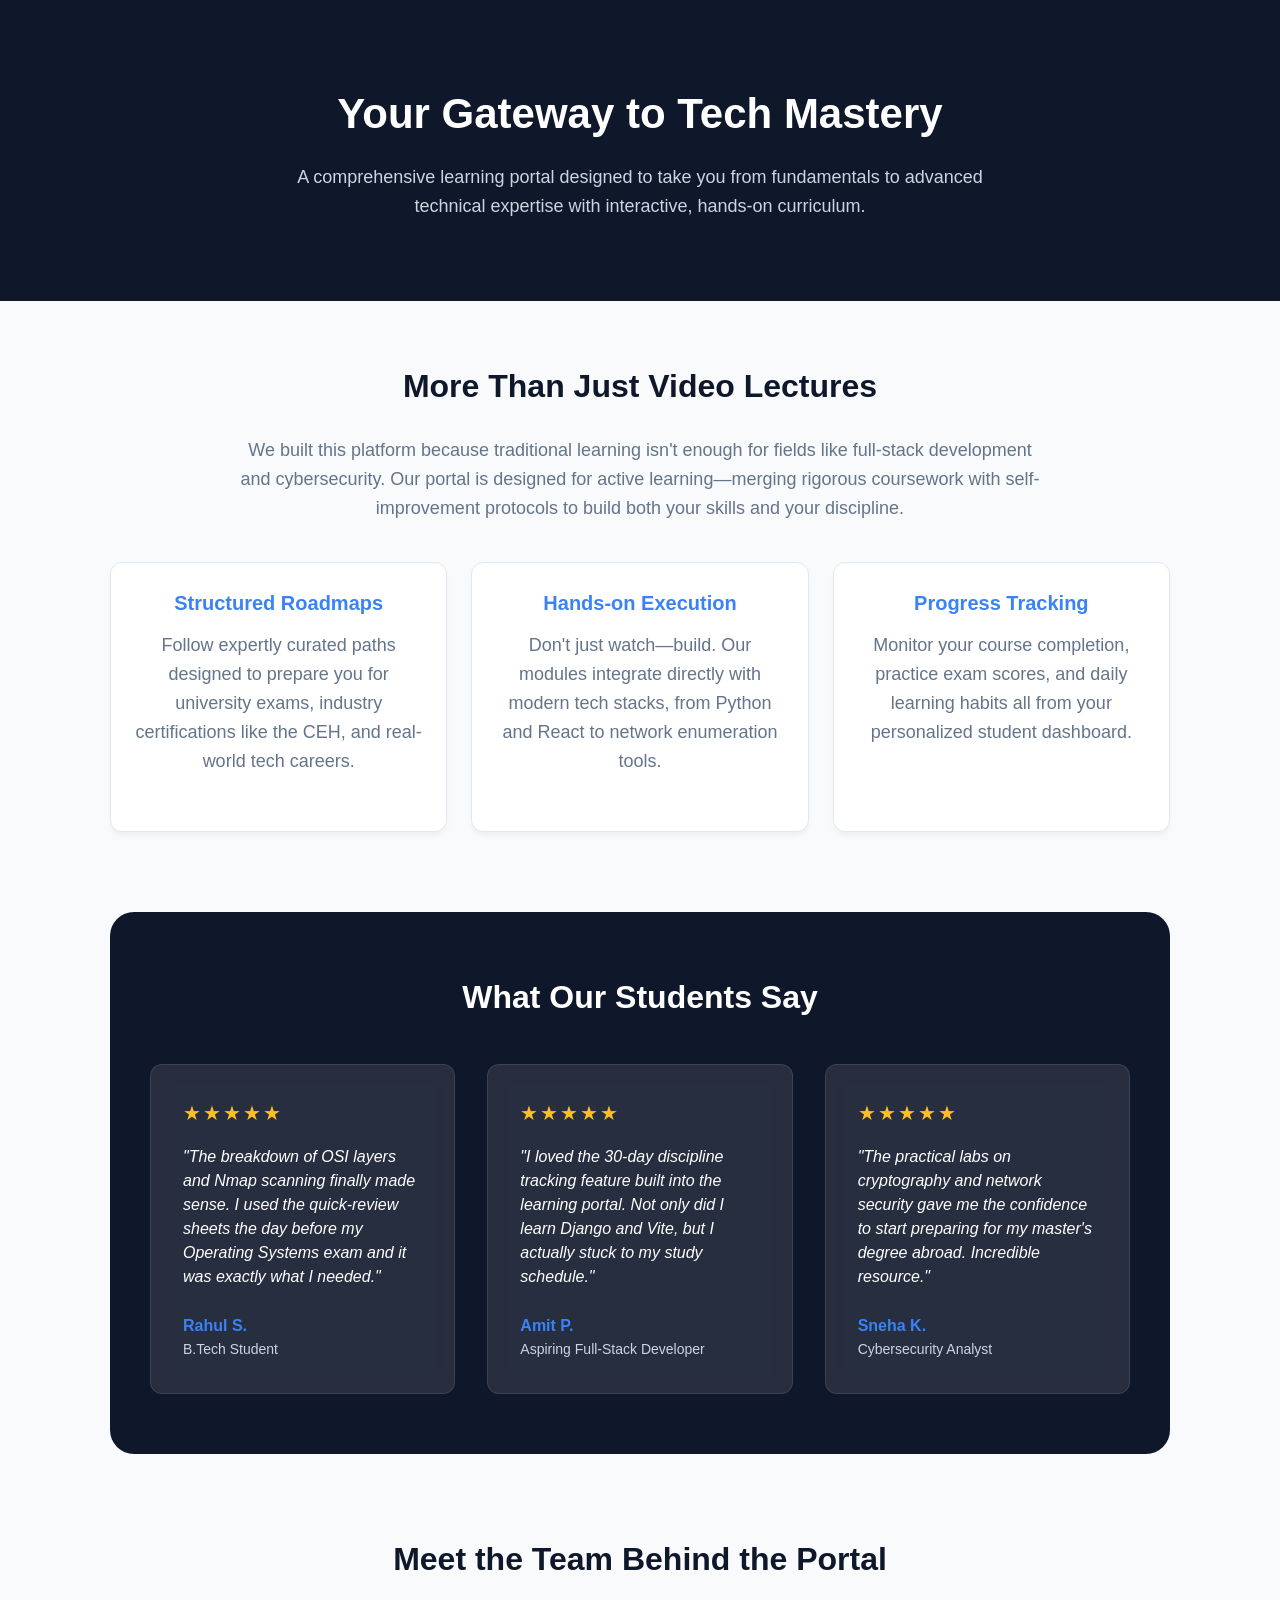
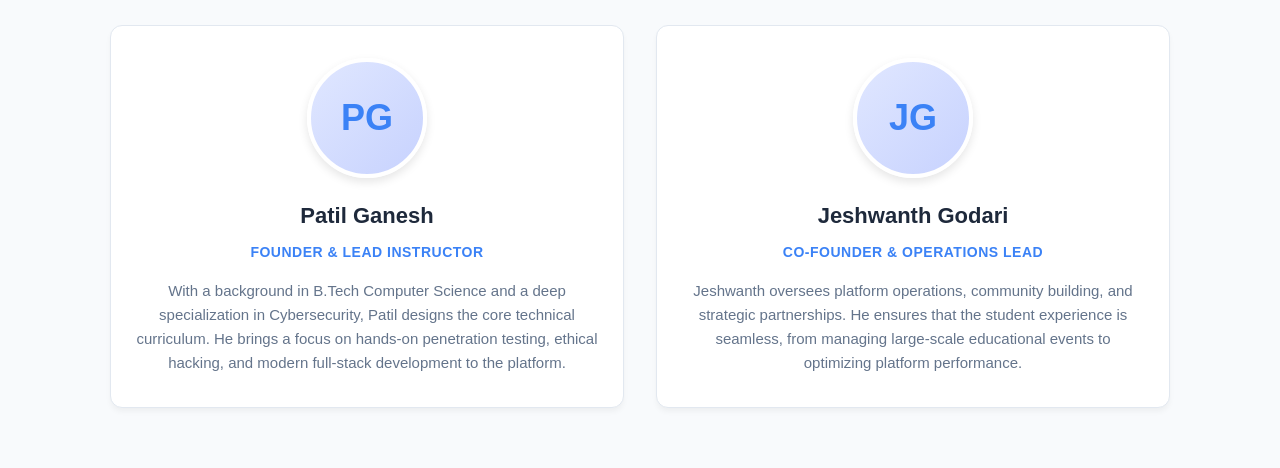
<file: about-us.html>
<!DOCTYPE html>
<html lang="en">
<head>
  <meta charset="UTF-8">
  <meta name="viewport" content="width=device-width, initial-scale=1.0">
  <title>About Our Learning Portal</title>
  
  <style>
    :root {
      --primary: #0f172a;
      --accent: #3b82f6;
      --bg-color: #f8fafc;
      --card-bg: #ffffff;
      --text-main: #1e293b;
      --text-muted: #64748b;
      --border-color: #e2e8f0;
      --star-color: #fbbf24;
    }

    * {
      box-sizing: border-box;
      margin: 0;
      padding: 0;
      font-family: -apple-system, BlinkMacSystemFont, "Segoe UI", Roboto, sans-serif;
    }

    body {
      background-color: var(--bg-color);
      color: var(--text-main);
      line-height: 1.6;
      overflow-x: hidden;
    }

    /* Hero Section */
    .about-hero {
      background-color: var(--primary);
      color: white;
      text-align: center;
      padding: 80px 20px;
    }

    .about-hero h1 {
      font-size: 42px;
      margin-bottom: 16px;
    }

    .about-hero p {
      font-size: 18px;
      color: #cbd5e1;
      max-width: 700px;
      margin: 0 auto;
    }

    /* Content Container */
    .container {
      max-width: 1100px;
      margin: 0 auto;
      padding: 60px 20px;
    }

    /* Portal Info Section */
    .portal-section {
      text-align: center;
      margin-bottom: 80px;
    }

    .portal-section h2 {
      font-size: 32px;
      margin-bottom: 24px;
      color: var(--primary);
    }

    .portal-section p {
      font-size: 18px;
      color: var(--text-muted);
      max-width: 800px;
      margin: 0 auto 32px;
    }

    .features-grid {
      display: grid;
      grid-template-columns: repeat(auto-fit, minmax(250px, 1fr));
      gap: 24px;
      margin-top: 40px;
    }

    .feature-card {
      background: var(--card-bg);
      padding: 24px;
      border-radius: 12px;
      border: 1px solid var(--border-color);
      box-shadow: 0 4px 6px -1px rgba(0, 0, 0, 0.05);
    }

    .feature-card h4 {
      color: var(--accent);
      font-size: 20px;
      margin-bottom: 12px;
    }

    /* Reviews Section */
    .reviews-section {
      background-color: var(--primary);
      border-radius: 24px;
      padding: 60px 40px;
      margin-bottom: 80px;
      color: white;
    }

    .reviews-section h2 {
      text-align: center;
      font-size: 32px;
      margin-bottom: 40px;
    }

    .reviews-grid {
      display: grid;
      grid-template-columns: repeat(auto-fit, minmax(300px, 1fr));
      gap: 32px;
    }

    .review-card {
      background-color: rgba(255, 255, 255, 0.1);
      padding: 32px;
      border-radius: 12px;
      backdrop-filter: blur(10px);
      border: 1px solid rgba(255, 255, 255, 0.1);
    }

    .stars {
      color: var(--star-color);
      font-size: 20px;
      margin-bottom: 16px;
      letter-spacing: 2px;
    }

    .review-quote {
      font-style: italic;
      font-size: 16px;
      margin-bottom: 24px;
      line-height: 1.5;
    }

    .reviewer-name {
      font-weight: 600;
      font-size: 16px;
      color: var(--accent);
    }

    .reviewer-title {
      font-size: 14px;
      color: #cbd5e1;
    }

    /* Team Section */
    .team-section h2 {
      text-align: center;
      font-size: 32px;
      margin-bottom: 40px;
      color: var(--primary);
    }

    .team-grid {
      display: grid;
      grid-template-columns: repeat(auto-fit, minmax(300px, 1fr));
      gap: 32px;
    }

    .team-card {
      background-color: var(--card-bg);
      border: 1px solid var(--border-color);
      border-radius: 12px;
      padding: 32px 24px;
      text-align: center;
      box-shadow: 0 4px 6px -1px rgba(0, 0, 0, 0.05);
      transition: transform 0.3s ease, box-shadow 0.3s ease;
    }

    .team-card:hover {
      transform: translateY(-5px);
      box-shadow: 0 10px 20px -5px rgba(0, 0, 0, 0.1);
    }

    .avatar {
      width: 120px;
      height: 120px;
      border-radius: 50%;
      background: linear-gradient(135deg, #e0e7ff 0%, #c7d2fe 100%);
      margin: 0 auto 20px;
      display: flex;
      align-items: center;
      justify-content: center;
      font-size: 36px;
      font-weight: bold;
      color: var(--accent);
      border: 4px solid white;
      box-shadow: 0 4px 10px rgba(0,0,0,0.1);
    }

    .team-card h3 {
      font-size: 22px;
      margin-bottom: 8px;
    }

    .team-role {
      color: var(--accent);
      font-weight: 600;
      font-size: 14px;
      text-transform: uppercase;
      letter-spacing: 0.5px;
      margin-bottom: 16px;
    }

    .team-card p {
      font-size: 15px;
      color: var(--text-muted);
    }

    /* Fade-in Animation Classes */
    .fade-in {
      opacity: 0;
      transform: translateY(20px);
      transition: opacity 0.6s ease-out, transform 0.6s ease-out;
    }

    .fade-in.visible {
      opacity: 1;
      transform: translateY(0);
    }
  </style>
</head>
<body>

  <!-- Hero Section -->
  <header class="about-hero">
    <div class="fade-in">
      <h1>Your Gateway to Tech Mastery</h1>
      <p>A comprehensive learning portal designed to take you from fundamentals to advanced technical expertise with interactive, hands-on curriculum.</p>
    </div>
  </header>

  <main class="container">
    
    <!-- Portal Info Section -->
    <section class="portal-section fade-in">
      <h2>More Than Just Video Lectures</h2>
      <p>We built this platform because traditional learning isn't enough for fields like full-stack development and cybersecurity. Our portal is designed for active learning—merging rigorous coursework with self-improvement protocols to build both your skills and your discipline.</p>
      
      <div class="features-grid">
        <div class="feature-card fade-in">
          <h4>Structured Roadmaps</h4>
          <p>Follow expertly curated paths designed to prepare you for university exams, industry certifications like the CEH, and real-world tech careers.</p>
        </div>
        <div class="feature-card fade-in" style="transition-delay: 0.1s;">
          <h4>Hands-on Execution</h4>
          <p>Don't just watch—build. Our modules integrate directly with modern tech stacks, from Python and React to network enumeration tools.</p>
        </div>
        <div class="feature-card fade-in" style="transition-delay: 0.2s;">
          <h4>Progress Tracking</h4>
          <p>Monitor your course completion, practice exam scores, and daily learning habits all from your personalized student dashboard.</p>
        </div>
      </div>
    </section>

    <!-- Reviews Section -->
    <section class="reviews-section fade-in">
      <h2>What Our Students Say</h2>
      <div class="reviews-grid">
        
        <div class="review-card fade-in">
          <div class="stars">★★★★★</div>
          <p class="review-quote">"The breakdown of OSI layers and Nmap scanning finally made sense. I used the quick-review sheets the day before my Operating Systems exam and it was exactly what I needed."</p>
          <div class="reviewer-name">Rahul S.</div>
          <div class="reviewer-title">B.Tech Student</div>
        </div>

        <div class="review-card fade-in" style="transition-delay: 0.15s;">
          <div class="stars">★★★★★</div>
          <p class="review-quote">"I loved the 30-day discipline tracking feature built into the learning portal. Not only did I learn Django and Vite, but I actually stuck to my study schedule."</p>
          <div class="reviewer-name">Amit P.</div>
          <div class="reviewer-title">Aspiring Full-Stack Developer</div>
        </div>

        <div class="review-card fade-in" style="transition-delay: 0.3s;">
          <div class="stars">★★★★★</div>
          <p class="review-quote">"The practical labs on cryptography and network security gave me the confidence to start preparing for my master's degree abroad. Incredible resource."</p>
          <div class="reviewer-name">Sneha K.</div>
          <div class="reviewer-title">Cybersecurity Analyst</div>
        </div>

      </div>
    </section>

    <!-- Team Section -->
    <section class="team-section">
      <h2 class="fade-in">Meet the Team Behind the Portal</h2>
      
      <div class="team-grid">
        <div class="team-card fade-in">
          <div class="avatar">PG</div>
          <h3>Patil Ganesh</h3>
          <div class="team-role">Founder & Lead Instructor</div>
          <p>With a background in B.Tech Computer Science and a deep specialization in Cybersecurity, Patil designs the core technical curriculum. He brings a focus on hands-on penetration testing, ethical hacking, and modern full-stack development to the platform.</p>
        </div>

        <div class="team-card fade-in" style="transition-delay: 0.2s;">
          <div class="avatar">JG</div>
          <h3>Jeshwanth Godari</h3>
          <div class="team-role">Co-Founder & Operations Lead</div>
          <p>Jeshwanth oversees platform operations, community building, and strategic partnerships. He ensures that the student experience is seamless, from managing large-scale educational events to optimizing platform performance.</p>
        </div>
      </div>
    </section>

  </main>

  <script>
    document.addEventListener('DOMContentLoaded', () => {
      // Intersection Observer for smooth scroll-triggered fade-ins
      const observerOptions = {
        root: null,
        rootMargin: '0px',
        threshold: 0.15
      };

      const observer = new IntersectionObserver((entries, observer) => {
        entries.forEach(entry => {
          if (entry.isIntersecting) {
            entry.target.classList.add('visible');
            observer.unobserve(entry.target); 
          }
        });
      }, observerOptions);

      const fadeElements = document.querySelectorAll('.fade-in');
      fadeElements.forEach(el => observer.observe(el));
    });
  </script>

</body>
</html>
</file>
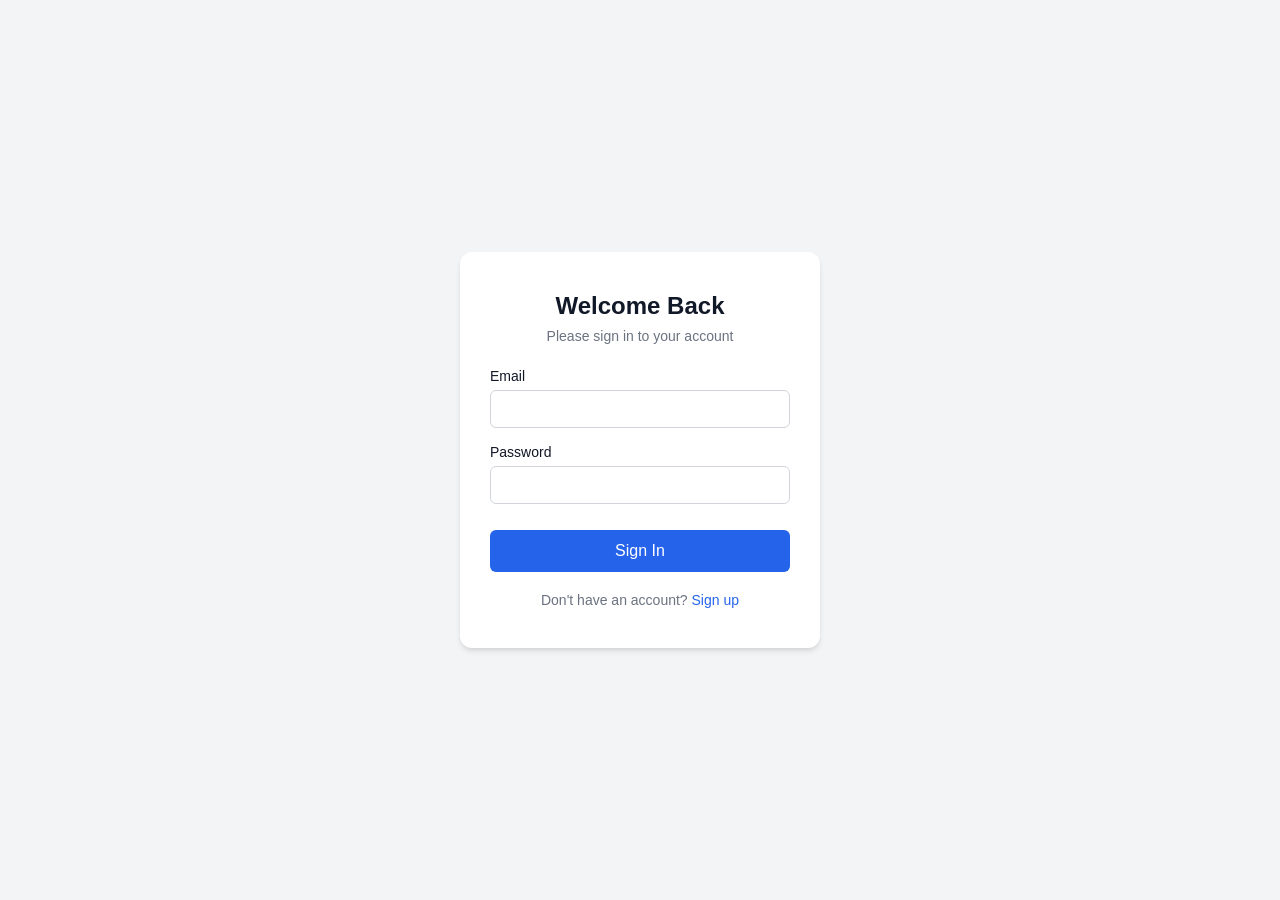
<file: ailogi.html>
<!DOCTYPE html>
<html lang="en">
<head>
  <meta charset="UTF-8">
  <meta name="viewport" content="width=device-width, initial-scale=1.0">
  <title>Professional Authentication</title><style>

    :root {
  --primary-color: #2563eb;
  --primary-hover: #1d4ed8;
  --bg-color: #f3f4f6;
  --card-bg: #ffffff;
  --text-main: #111827;
  --text-muted: #6b7280;
  --border-color: #d1d5db;
  --error-bg: #fee2e2;
  --error-text: #b91c1c;
}

* {
  box-sizing: border-box;
  margin: 0;
  padding: 0;
  font-family: -apple-system, BlinkMacSystemFont, "Segoe UI", Roboto, Helvetica, Arial, sans-serif;
}

body {
  background-color: var(--bg-color);
  display: flex;
  justify-content: center;
  align-items: center;
  min-height: 100vh;
}

.auth-container {
  width: 100%;
  max-width: 400px;
  padding: 20px;
}

.auth-card {
  background-color: var(--card-bg);
  padding: 40px 30px;
  border-radius: 12px;
  box-shadow: 0 4px 6px -1px rgba(0, 0, 0, 0.1), 0 2px 4px -1px rgba(0, 0, 0, 0.06);
}

h2 {
  color: var(--text-main);
  font-size: 24px;
  margin-bottom: 8px;
  text-align: center;
}

.subtitle {
  color: var(--text-muted);
  text-align: center;
  margin-bottom: 24px;
  font-size: 14px;
}

.input-group {
  margin-bottom: 16px;
}

.input-group label {
  display: block;
  margin-bottom: 6px;
  color: var(--text-main);
  font-size: 14px;
  font-weight: 500;
}

.input-group input {
  width: 100%;
  padding: 10px 12px;
  border: 1px solid var(--border-color);
  border-radius: 6px;
  font-size: 14px;
  transition: border-color 0.2s;
}

.input-group input:focus {
  outline: none;
  border-color: var(--primary-color);
  box-shadow: 0 0 0 3px rgba(37, 99, 235, 0.1);
}

.submit-btn {
  width: 100%;
  padding: 12px;
  background-color: var(--primary-color);
  color: white;
  border: none;
  border-radius: 6px;
  font-size: 16px;
  font-weight: 500;
  cursor: pointer;
  transition: background-color 0.2s;
  margin-top: 10px;
}

.submit-btn:hover {
  background-color: var(--primary-hover);
}

.toggle-text {
  text-align: center;
  margin-top: 20px;
  font-size: 14px;
  color: var(--text-muted);
}

.toggle-link {
  color: var(--primary-color);
  font-weight: 500;
  cursor: pointer;
}

.toggle-link:hover {
  text-decoration: underline;
}

/* Visibility Classes */
.auth-form.hidden {
  display: none;
}

.error-banner {
  background-color: var(--error-bg);
  color: var(--error-text);
  padding: 10px;
  border-radius: 6px;
  font-size: 14px;
  text-align: center;
  margin-bottom: 20px;
}

.error-banner.hidden {
  display: none;
}
  </style>
  <!-- <link rel="stylesheet" href="style.css"> -->
</head>
<body>

  <div class="auth-container">
    <div class="auth-card">
      
      <!-- Error Message Banner -->
      <div id="error-message" class="error-banner hidden"></div>

      <!-- LOGIN FORM -->
      <form id="login-form" class="auth-form active">
        <h2>Welcome Back</h2>
        <p class="subtitle">Please sign in to your account</p>

        <div class="input-group">
          <label for="login-email">Email</label>
          <input type="email" id="login-email" required>
        </div>

        <div class="input-group">
          <label for="login-password">Password</label>
          <input type="password" id="login-password" required>
        </div>

        <button type="submit" class="submit-btn">Sign In</button>
        
        <p class="toggle-text">
          Don't have an account? <span class="toggle-link" id="go-to-signup">Sign up</span>
        </p>
      </form>

      <!-- SIGNUP FORM -->
      <form id="signup-form" class="auth-form hidden">
        <h2>Create Account</h2>
        <p class="subtitle">Join us today to get started</p>

        <div class="input-group">
          <label for="signup-name">Full Name</label>
          <input type="text" id="signup-name" required>
        </div>

        <div class="input-group">
          <label for="signup-email">Email</label>
          <input type="email" id="signup-email" required>
        </div>

        <div class="input-group">
          <label for="signup-password">Password</label>
          <input type="password" id="signup-password" required>
        </div>

        <button type="submit" class="submit-btn">Create Account</button>
        
        <p class="toggle-text">
          Already have an account? <span class="toggle-link" id="go-to-login">Sign in</span>
        </p>
      </form>

    </div>
  </div>
 <script>
   document.addEventListener('DOMContentLoaded', () => {
  const loginForm = document.getElementById('login-form');
  const signupForm = document.getElementById('signup-form');
  const goToSignup = document.getElementById('go-to-signup');
  const goToLogin = document.getElementById('go-to-login');
  const errorBanner = document.getElementById('error-message');

  // Helper function to show errors
  function showError(message) {
    errorBanner.textContent = message;
    errorBanner.classList.remove('hidden');
  }

  function hideError() {
    errorBanner.textContent = '';
    errorBanner.classList.add('hidden');
  }

  // Toggle to Signup
  goToSignup.addEventListener('click', () => {
    hideError();
    loginForm.classList.add('hidden');
    signupForm.classList.remove('hidden');
  });

  // Toggle to Login
  goToLogin.addEventListener('click', () => {
    hideError();
    signupForm.classList.add('hidden');
    loginForm.classList.remove('hidden');
  });

  // Handle Login Submit
  loginForm.addEventListener('submit', (e) => {
    e.preventDefault();
    hideError();
    
    const email = document.getElementById('login-email').value;
    const password = document.getElementById('login-password').value;

    if (password.length < 8) {
      showError('Password must be at least 8 characters.');
      return;
    }

    // Replace this with your actual login logic
    console.log('Logging in with:', email);
    alert('Login simulation successful!');
  });

  // Handle Signup Submit
  signupForm.addEventListener('submit', (e) => {
    e.preventDefault();
    hideError();
    
    const name = document.getElementById('signup-name').value;
    const email = document.getElementById('signup-email').value;
    const password = document.getElementById('signup-password').value;

    if (password.length < 8) {
      showError('Password must be at least 8 characters.');
      return;
    }

    // Replace this with your actual signup logic
    console.log('Creating account for:', name, email);
    alert('Signup simulation successful!');
  });
});
 </script>
  <!-- <script src="script.js"></script> -->
</body>
</html>
</file>
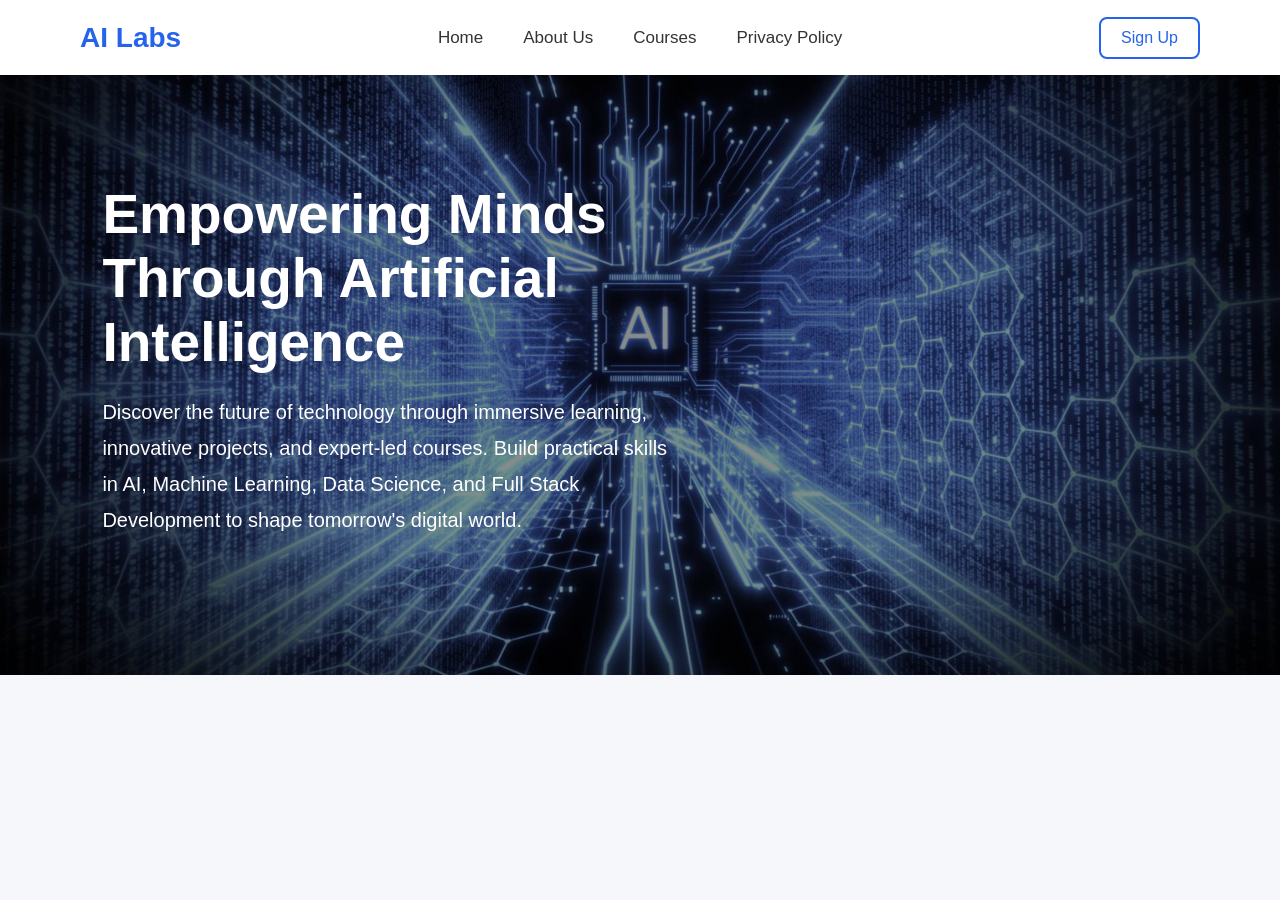
<file: home.html>
<!DOCTYPE html>
<html lang="en">
<head>
    <meta charset="UTF-8">
    <meta name="viewport" content="width=device-width, initial-scale=1.0">
    <title>AI Labs</title>
    <style>
        *{
    margin:0;
    padding:0;
    box-sizing:border-box;
    font-family:Arial, Helvetica, sans-serif;
}

body{
    background:#f5f7fb;
}

.navbar{
    width:100%;
    height:75px;
    background:#ffffff;
    display:flex;
    justify-content:space-between;
    align-items:center;
    padding:0 80px;
    box-shadow:0 2px 10px rgba(0,0,0,0.08);
}

.logo h2{
    color:#2563eb;
    font-size:28px;
    font-weight:bold;
}

.nav-links{
    display:flex;
    list-style:none;
    gap:40px;
}

.nav-links a{
    text-decoration:none;
    color:#333;
    font-size:17px;
    font-weight:500;
    transition:0.3s;
}

.nav-links a:hover{
    color:#2563eb;
}

.auth-buttons{
    display:flex;
    gap:15px;
}

.login{
    text-decoration:none;
    color:#2563eb;
    padding:10px 20px;
    border:2px solid #2563eb;
    border-radius:8px;
    transition:0.3s;
}



.signup{
    text-decoration:none;
    color:white;
    background:#2563eb;
    padding:10px 20px;
    border-radius:8px;
    transition:0.3s;
}
.hero{
    position: relative;
    width: 100%;
    height: 600px;
    overflow: hidden;
}

.hero img{
    width:100%;
    height:100%;
    object-fit:cover;
}

.hero::before{
    content:"";
    position:absolute;
    top:0;
    left:0;
    width:100%;
    height:100%;
    background:rgba(0,0,0,0.45);
}

.hero-text{
    position:absolute;
    top:50%;
    left:8%;
    transform:translateY(-50%);
    color:white;
    width:45%;
    z-index:1;
}

.hero-text h1{
    font-size:55px;
    margin-bottom:20px;
}

.hero-text p{
    font-size:20px;
    line-height:1.8;
    margin-bottom:30px;
}

.btn{
    display:inline-block;
    padding:15px 35px;
    background:#2563eb;
    color:white;
    text-decoration:none;
    border-radius:8px;
    font-size:18px;
}


    </style>
</head>
<body>

    <header>
        <nav class="navbar">
            <div class="logo">
                <h2>AI Labs</h2>
            </div>

            <ul class="nav-links">
                <li><a href="#">Home</a></li>
                <li><a href="about-us.html">About Us</a></li>
                <li><a href="index.html">Courses</a></li>
                <li><a href="privacypolicy.html">Privacy Policy</a></li>
            </ul>

            <div class="auth-buttons">
                <a href="ailogi.html" class="login">Sign Up</a>
                <!-- <a href="#" class="signup">Sign Up</a> -->
            </div>
        </nav>
    </header>
   <section class="hero">

    <img src="img2.jpeg" alt="AI Banner">

    <div class="hero-text">
        <h1>Empowering Minds Through Artificial Intelligence</h1>

        <p>
            Discover the future of technology through immersive learning,
            innovative projects, and expert-led courses. Build practical
            skills in AI, Machine Learning, Data Science, and Full Stack
            Development to shape tomorrow's digital world.
        </p>

        
    </div>

</section>
</section>

</body>
</html>
</file>
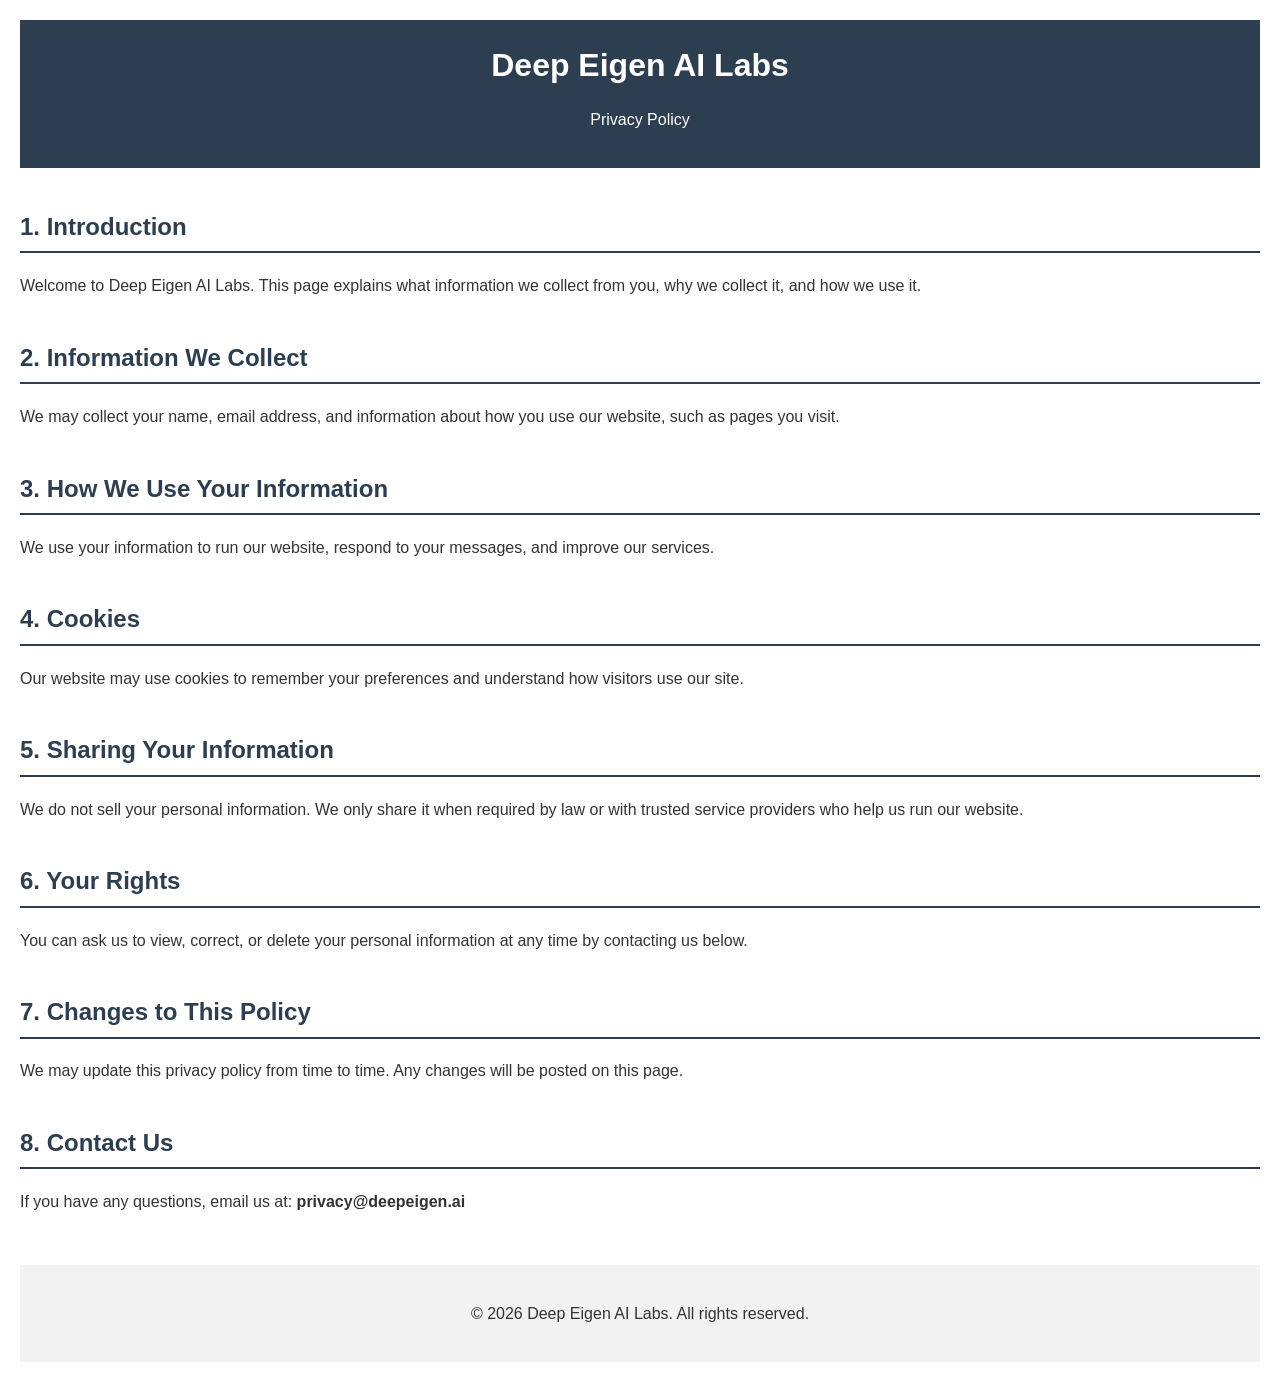
<file: privacypolicy.html>
<!DOCTYPE html>
<html lang="en">
<head>
  <meta charset="UTF-8">
  <title>Privacy Policy - Deep Eigen AI Labs</title>
  <style>
    body {
      font-family: Arial, sans-serif;
      max-width: 1400px;
      margin: 0 auto;
      padding: 20px;
      line-height: 1.6;
      color: #333;
      background-color: #ffffff;
    }

    header {
      background-color: #2c3e50;
      color: white;
      padding: 20px;
      text-align: center;
      margin-bottom: 30px;
    }

    header a {
      color: white;
      text-decoration: none;
    }

    h1 {
      margin: 0;
    }

    h2 {
      color: #2c3e50;
      border-bottom: 2px solid #2c3e50;
      padding-bottom: 5px;
      margin-top: 40px;
    }

    p {
      margin-bottom: 15px;
    }

    footer {
      margin-top: 50px;
      padding: 20px;
      text-align: center;
      background-color: #f2f2f2;
    }

    /* .back-home {
      display: inline-block;
      margin-bottom: 20px;
    } */
  </style>
</head>
<body>

  <header>
    <h1>Deep Eigen AI Labs</h1>
    <p>Privacy Policy</p>
  </header>

  <!-- <a class="back-home" href="index.html">&larr; Back to Home</a> -->

  <h2>1. Introduction</h2>
  <p>
    Welcome to Deep Eigen AI Labs. This page explains what information we collect
    from you, why we collect it, and how we use it.
  </p>

  <h2>2. Information We Collect</h2>
  <p>
    We may collect your name, email address, and information about how you use
    our website, such as pages you visit.
  </p>

  <h2>3. How We Use Your Information</h2>
  <p>
    We use your information to run our website, respond to your messages,
    and improve our services.
  </p>

  <h2>4. Cookies</h2>
  <p>
    Our website may use cookies to remember your preferences and understand
    how visitors use our site.
  </p>

  <h2>5. Sharing Your Information</h2>
  <p>
    We do not sell your personal information. We only share it when required
    by law or with trusted service providers who help us run our website.
  </p>

  <h2>6. Your Rights</h2>
  <p>
    You can ask us to view, correct, or delete your personal information at
    any time by contacting us below.
  </p>

  <h2>7. Changes to This Policy</h2>
  <p>
    We may update this privacy policy from time to time. Any changes will be
    posted on this page.
  </p>

  <h2>8. Contact Us</h2>
  <p>
    If you have any questions, email us at:
    <strong>privacy@deepeigen.ai</strong>
  </p>

  <footer>
    <p>&copy; 2026 Deep Eigen AI Labs. All rights reserved.</p>
  </footer>

</body>
</html>
</file>
